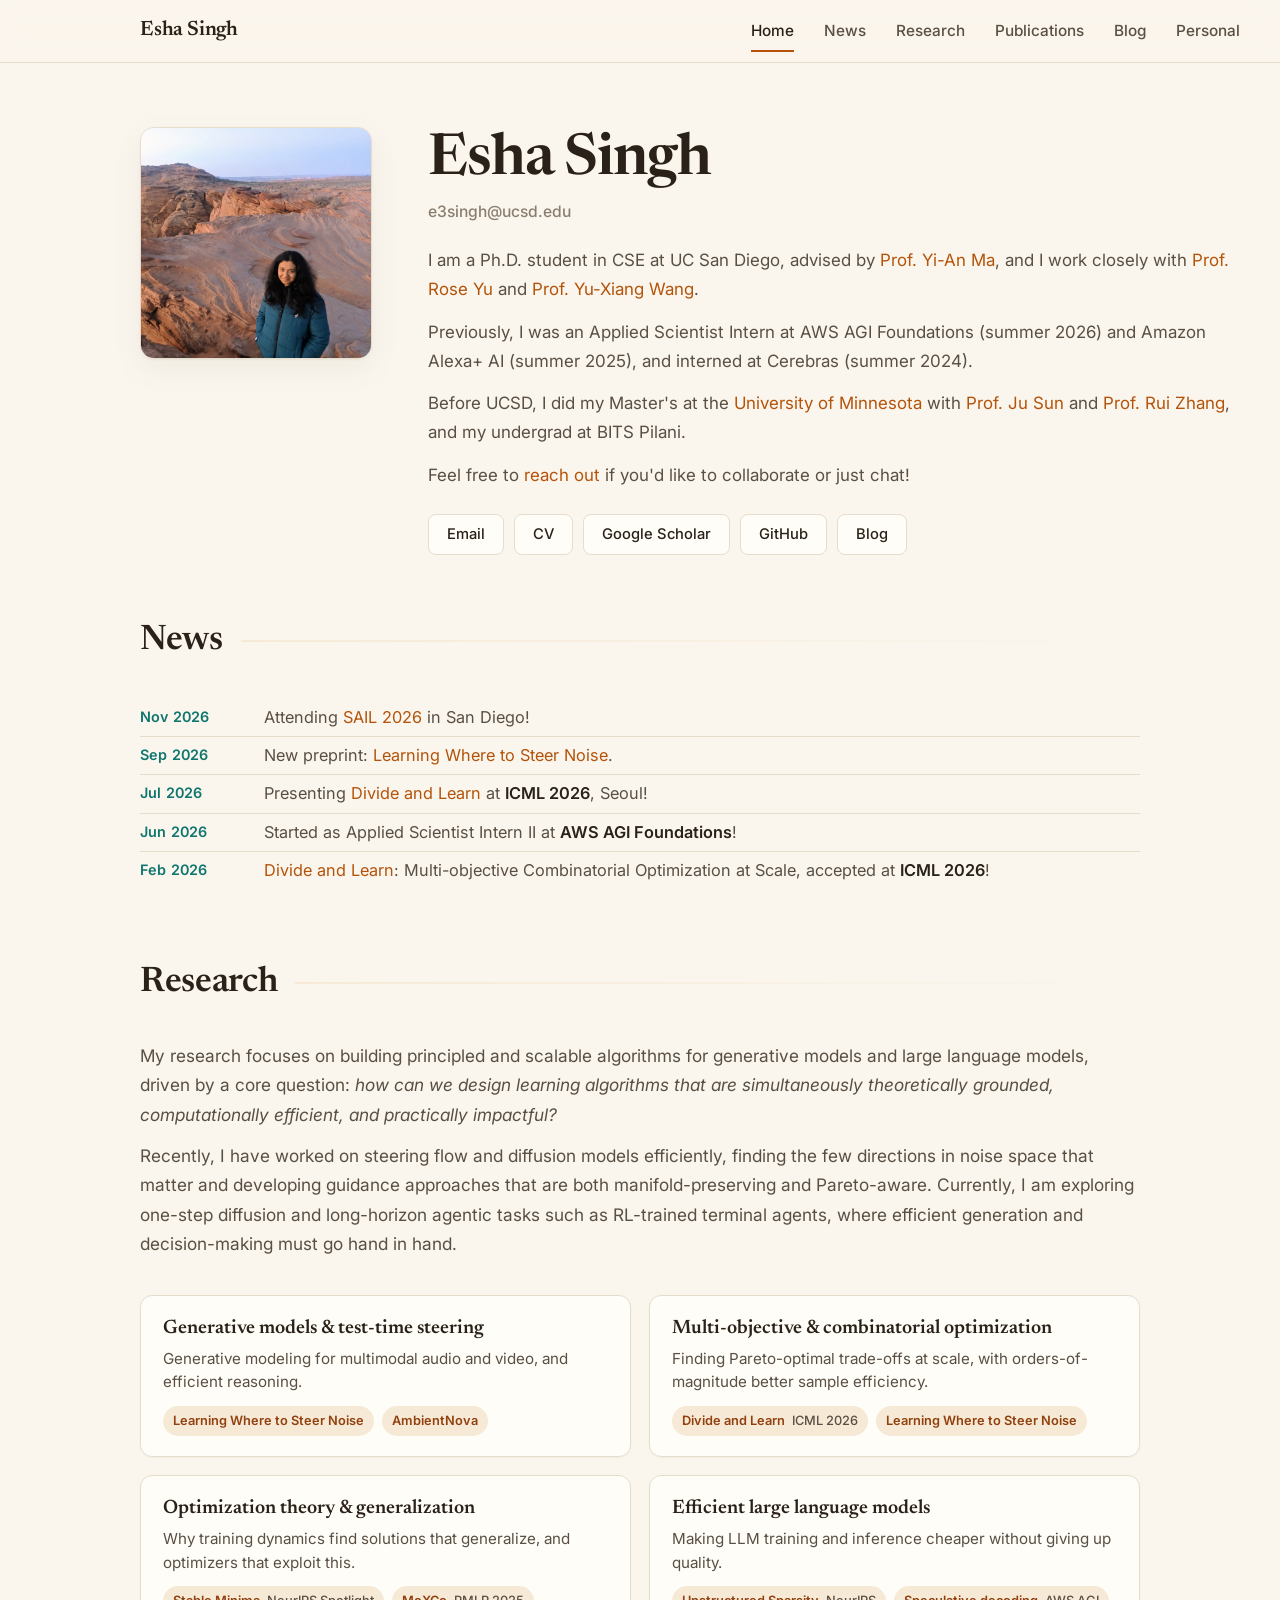
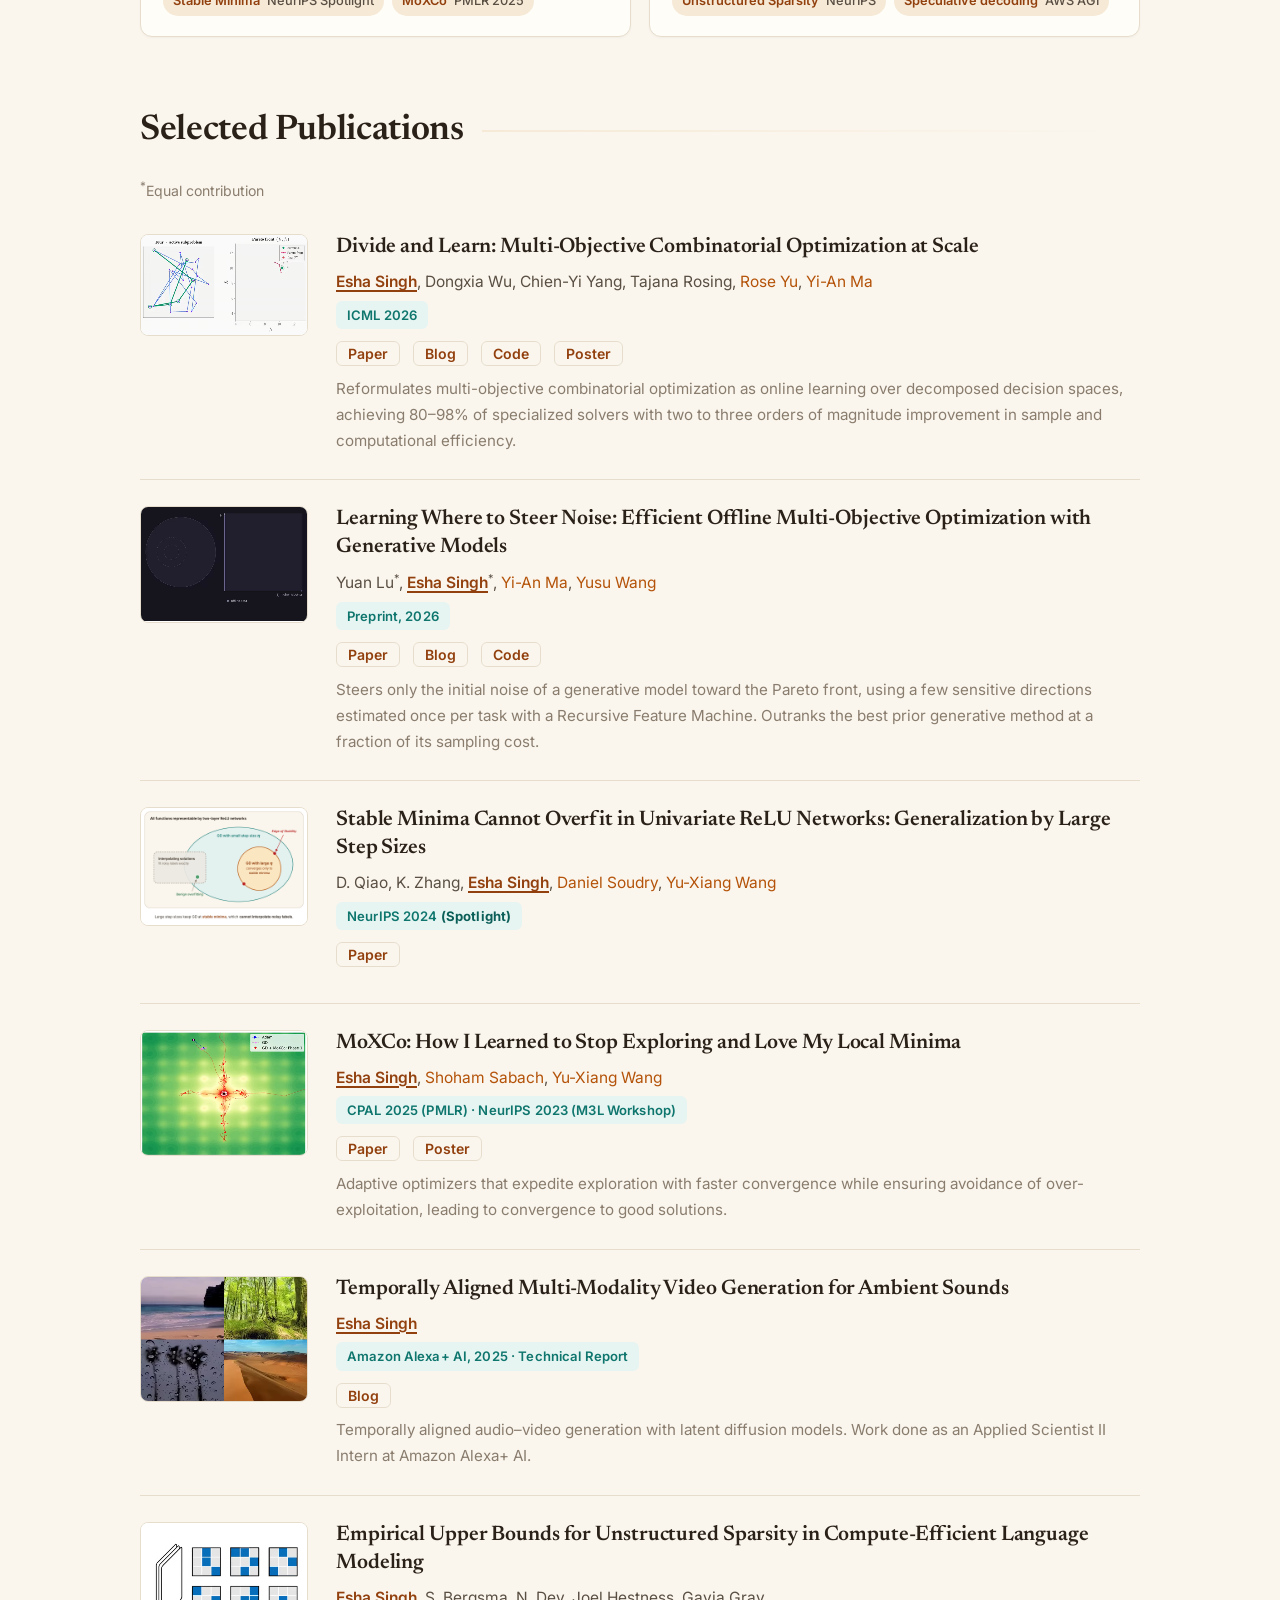
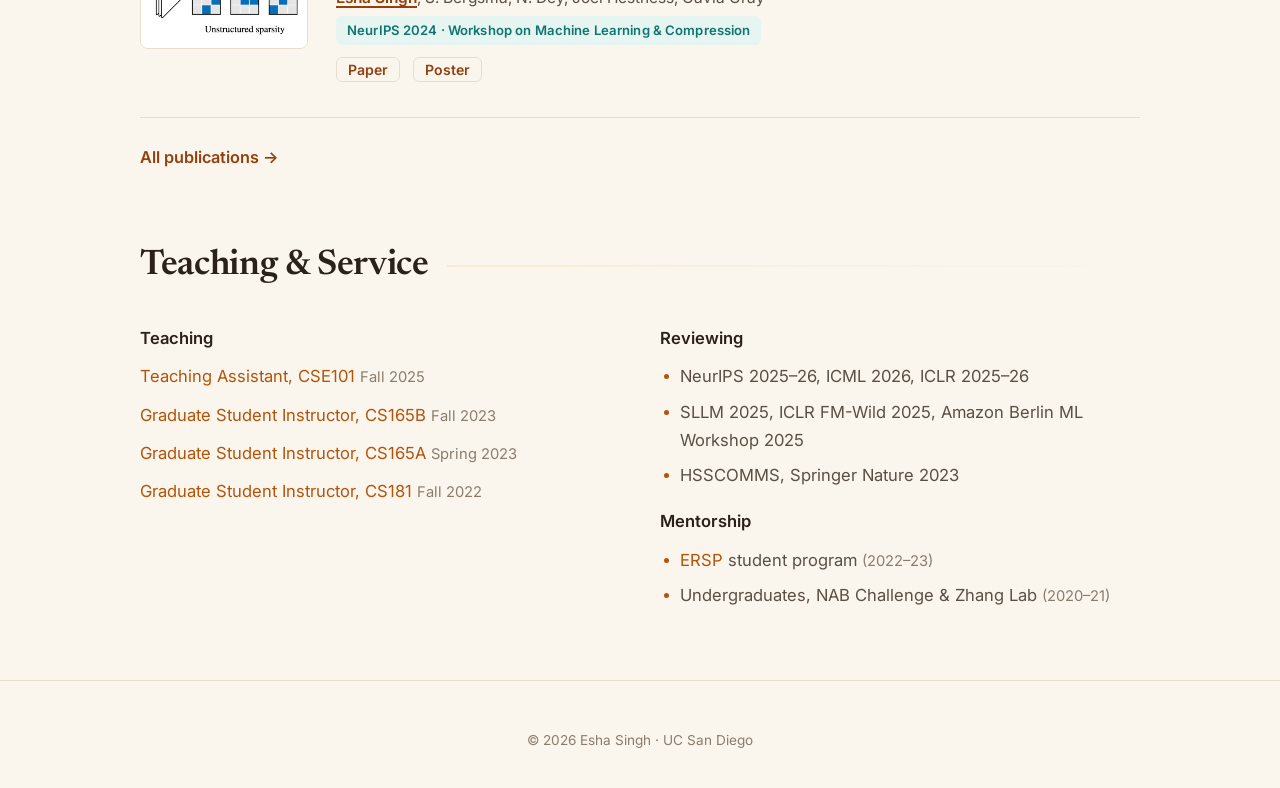
<file: index.html>
<!DOCTYPE HTML>
<html lang="en">
<head>
  <meta charset="UTF-8">
  <meta name="viewport" content="width=device-width, initial-scale=1">
  <meta name="color-scheme" content="light">
  <meta name="theme-color" content="#faf6ee">
  <title>Esha Singh</title>
  <meta name="description" content="Esha Singh — Ph.D. student at UC San Diego working on generative models, optimization theory, and large language models.">
  <link rel="icon" href="images/favicon/favicon.ico">
  <link rel="apple-touch-icon" href="images/favicon/apple-touch-icon.png">
  <link rel="preconnect" href="https://fonts.googleapis.com">
  <link rel="preconnect" href="https://fonts.gstatic.com" crossorigin>
  <link href="https://fonts.googleapis.com/css2?family=Inter:wght@400;500;600;700&family=Newsreader:ital,opsz,wght@0,6..72,400;0,6..72,500;0,6..72,600;0,6..72,700;1,6..72,400;1,6..72,500&display=swap" rel="stylesheet">
  <link rel="stylesheet" href="stylesheet.css?v=22">
</head>
<body>

  <!-- ══════ NAV ══════ -->
  <div class="nav-wrap">
    <nav>
      <a href="#home" class="nav-brand">Esha Singh</a>
      <div class="nav-links">
        <a href="#home">Home</a>
        <a href="#news">News</a>
        <a href="#research">Research</a>
        <a href="publications.html">Publications</a>
        <a href="blog.html">Blog</a>
        <a href="personal.html">Personal</a>
      </div>
    </nav>
  </div>

  <!-- ══════ HERO ══════ -->
  <header class="hero" id="home">
    <div class="hero-photo">
      <img src="images/EshaSingh2.jpg" alt="Esha Singh">
    </div>
    <div class="hero-text">
      <h1>Esha Singh</h1>
      <p class="hero-email"><a href="mailto:e3singh@ucsd.edu">e3singh@ucsd.edu</a></p>
      <p class="bio">
        I am a Ph.D. student in CSE at UC San Diego, advised by <a href="https://sites.google.com/view/yianma/home">Prof. Yi-An Ma</a>, and I work closely with <a href="https://roseyu.com/">Prof. Rose Yu</a> and <a href="https://sites.cs.ucsb.edu/~yuxiangw/">Prof. Yu-Xiang Wang</a>.
      </p>
      <p class="bio">
        Previously, I was an Applied Scientist Intern at AWS AGI Foundations (summer 2026) and Amazon Alexa+ AI (summer 2025), and interned at Cerebras (summer 2024).
      </p>
      <p class="bio">
        Before UCSD, I did my Master's at the <a href="https://cse.umn.edu/cs">University of Minnesota</a> with <a href="https://sunju.org/">Prof. Ju Sun</a> and <a href="https://ruizhang.umn.edu/">Prof. Rui Zhang</a>, and my undergrad at BITS Pilani.
      </p>
      <p class="bio">
        Feel free to <a href="mailto:e3singh@ucsd.edu">reach out</a> if you'd like to collaborate or just chat!
      </p>
      <div class="hero-links">
        <a href="mailto:e3singh@ucsd.edu">Email</a>
        <a href="data/EshaSingh-CV.pdf">CV</a>
        <a href="https://scholar.google.com/citations?user=8w_EDpgAAAAJ&hl=en">Google Scholar</a>
        <a href="https://github.com/esha-singh/">GitHub</a>
        <a href="blog.html">Blog</a>
      </div>
    </div>
  </header>

  <div class="container">

    <!-- ══════ NEWS ══════ -->
    <section id="news">
      <h2>News</h2>
      <div class="news-item">
        <span class="news-date">Nov 2026</span>
        <span>Attending <a href="https://aiinstitutes.org/event/save-the-date-sail-2026/">SAIL 2026</a> in San Diego!</span>
      </div>
      <div class="news-item">
        <span class="news-date">Sep 2026</span>
        <span>New preprint: <a href="#paper-steer">Learning Where to Steer Noise</a>.</span>
      </div>
      <div class="news-item">
        <span class="news-date">Jul 2026</span>
        <span>Presenting <a href="#paper-dnl">Divide and Learn</a> at <strong>ICML 2026</strong>, Seoul!</span>
      </div>
      <div class="news-item">
        <span class="news-date">Jun 2026</span>
        <span>Started as Applied Scientist Intern II at <strong>AWS AGI Foundations</strong>!</span>
      </div>
      <div class="news-item">
        <span class="news-date">Feb 2026</span>
        <span><a href="https://arxiv.org/abs/2602.11346">Divide and Learn</a>: Multi-objective Combinatorial Optimization at Scale, accepted at <strong>ICML 2026</strong>!</span>
      </div>
    </section>

    <!-- ══════ RESEARCH ══════ -->
    <section id="research">
      <h2>Research</h2>
      <p class="research-intro tight">
        My research focuses on building principled and scalable algorithms for generative models and large language models, driven by a core question: <em>how can we design learning algorithms that are simultaneously theoretically grounded, computationally efficient, and practically impactful?</em>
      </p>
      <p class="research-intro wide-p">
        Recently, I have worked on steering flow and diffusion models efficiently, finding the few directions in noise space that matter and developing guidance approaches that are both manifold-preserving and Pareto-aware. Currently, I am exploring one-step diffusion and long-horizon agentic tasks such as RL-trained terminal agents, where efficient generation and decision-making must go hand in hand.
      </p>
      <div class="topics">
        <div class="topic">
          <h3>Generative models &amp; test-time steering</h3>
          <p>Generative modeling for multimodal audio and video, and efficient reasoning.</p>
          <div class="chips">
            <a class="chip" href="#paper-steer">Learning Where to Steer Noise</a>
            <a class="chip" href="#paper-ambient">AmbientNova</a>
          </div>
        </div>
        <div class="topic">
          <h3>Multi-objective &amp; combinatorial optimization</h3>
          <p>Finding Pareto-optimal trade-offs at scale, with orders-of-magnitude better sample efficiency.</p>
          <div class="chips">
            <a class="chip" href="#paper-dnl">Divide and Learn <span>ICML 2026</span></a>
            <a class="chip" href="#paper-steer">Learning Where to Steer Noise</a>
          </div>
        </div>
        <div class="topic">
          <h3>Optimization theory &amp; generalization</h3>
          <p>Why training dynamics find solutions that generalize, and optimizers that exploit this.</p>
          <div class="chips">
            <a class="chip" href="#paper-minima">Stable Minima <span>NeurIPS Spotlight</span></a>
            <a class="chip" href="#paper-moxco">MoXCo <span>PMLR 2025</span></a>
          </div>
        </div>
        <div class="topic">
          <h3>Efficient large language models</h3>
          <p>Making LLM training and inference cheaper without giving up quality.</p>
          <div class="chips">
            <a class="chip" href="#paper-sparsity">Unstructured Sparsity <span>NeurIPS</span></a>
            <span class="chip">Speculative decoding <span>AWS AGI</span></span>
          </div>
        </div>
      </div>
    </section>

    <!-- ══════ PUBLICATIONS ══════ -->
    <section id="publications">
      <h2>Selected Publications</h2>
      <p class="pub-legend"><sup>*</sup>Equal contribution</p>

      <div class="paper" id="paper-dnl">
        <div class="paper-thumb"><video class="thumb-video" poster="images/dnl-thumb.jpg" autoplay muted loop playsinline preload="metadata" aria-label="Divide and Learn building a Pareto front on a bi-objective TSP">
          <source src="images/dnl-thumb.webm" type="video/webm">
          <source src="images/dnl-thumb.mp4" type="video/mp4">
        </video></div>
        <div class="paper-info">
          <div class="paper-title"><a href="https://arxiv.org/abs/2602.11346">Divide and Learn: Multi-Objective Combinatorial Optimization at Scale</a></div>
          <div class="paper-authors"><strong>Esha Singh</strong>, Dongxia Wu, Chien-Yi Yang, Tajana Rosing, <a href="https://roseyu.com/">Rose Yu</a>, <a href="https://sites.google.com/view/yianma/home">Yi-An Ma</a></div>
          <div class="paper-venue">ICML 2026</div>
          <div class="paper-links"><a href="https://arxiv.org/abs/2602.11346">Paper</a> <a href="https://esha-singh.github.io/divide-n-learn/">Blog</a> <a href="https://github.com/Rose-STL-Lab/divide-n-learn">Code</a> <a href="https://icml.cc/media/PosterPDFs/ICML%202026/63830.png?t=1782858502.3288946">Poster</a></div>
          <p class="paper-desc">Reformulates multi-objective combinatorial optimization as online learning over decomposed decision spaces, achieving 80–98% of specialized solvers with two to three orders of magnitude improvement in sample and computational efficiency.</p>
        </div>
      </div>

      <div class="paper" id="paper-steer">
        <div class="paper-thumb"><video class="thumb-video" poster="images/steer-thumb.jpg" autoplay muted loop playsinline preload="metadata" aria-label="Active-Subspace Noise Steering: noise is displaced once along a learned direction, and the same flow carries the designs toward the Pareto front">
          <source src="images/steer-thumb.webm" type="video/webm">
          <source src="images/steer-thumb.mp4" type="video/mp4">
        </video></div>
        <div class="paper-info">
          <div class="paper-title"><a href="https://arxiv.org/abs/2609.38920">Learning Where to Steer Noise: Efficient Offline Multi-Objective Optimization with Generative Models</a></div>
          <div class="paper-authors">Yuan Lu<sup>*</sup>, <strong>Esha Singh</strong><sup>*</sup>, <a href="https://sites.google.com/view/yianma/home">Yi-An Ma</a>, <a href="http://yusu.belkin-wang.org/">Yusu Wang</a></div>
          <div class="paper-venue">Preprint, 2026</div>
          <div class="paper-links"><a href="https://arxiv.org/abs/2609.38920">Paper</a> <a href="learning-where-to-steer/">Blog</a> <a href="https://github.com/yuan-lu-bryan/learning-where-to-steer">Code</a></div>
          <p class="paper-desc">Steers only the initial noise of a generative model toward the Pareto front, using a few sensitive directions estimated once per task with a Recursive Feature Machine. Outranks the best prior generative method at a fraction of its sampling cost.</p>
        </div>
      </div>

      <div class="paper" id="paper-minima">
        <div class="paper-thumb"><img src="images/fig-minima.png" alt="Stable minima in ReLU networks"></div>
        <div class="paper-info">
          <div class="paper-title"><a href="https://arxiv.org/abs/2406.06838">Stable Minima Cannot Overfit in Univariate ReLU Networks: Generalization by Large Step Sizes</a></div>
          <div class="paper-authors">D. Qiao, K. Zhang, <strong>Esha Singh</strong>, <a href="https://soudry.github.io/">Daniel Soudry</a>, <a href="https://sites.cs.ucsb.edu/~yuxiangw/">Yu-Xiang Wang</a></div>
          <div class="paper-venue">NeurIPS 2024 <span class="spotlight">(Spotlight)</span></div>
          <div class="paper-links"><a href="https://arxiv.org/abs/2406.06838">Paper</a></div>
        </div>
      </div>

      <div class="paper" id="paper-moxco">
        <div class="paper-thumb"><video class="thumb-video" poster="images/moxco-thumb.jpg" autoplay muted loop playsinline preload="metadata" aria-label="MoXCo on the Ackley function: Phase 1 exploration, then Phase 2 commit">
          <source src="images/moxco-thumb.webm" type="video/webm">
          <source src="images/moxco-thumb.mp4" type="video/mp4">
        </video></div>
        <div class="paper-info">
          <div class="paper-title"><a href="https://proceedings.mlr.press/v280/singh25a.html">MoXCo: How I Learned to Stop Exploring and Love My Local Minima</a></div>
          <div class="paper-authors"><strong>Esha Singh</strong>, <a href="https://scholar.google.com/citations?user=42D12TkAAAAJ&hl=en">Shoham Sabach</a>, <a href="https://sites.cs.ucsb.edu/~yuxiangw/">Yu-Xiang Wang</a></div>
          <div class="paper-venue">CPAL 2025 (PMLR) · NeurIPS 2023 (M3L Workshop)</div>
          <div class="paper-links"><a href="https://proceedings.mlr.press/v280/singh25a.html">Paper</a> <a href="data/MoXCo_CPAL2025_Poster.pdf">Poster</a></div>
          <p class="paper-desc">Adaptive optimizers that expedite exploration with faster convergence while ensuring avoidance of over-exploitation, leading to convergence to good solutions.</p>
        </div>
      </div>

      <div class="paper" id="paper-ambient">
        <div class="paper-thumb"><video class="thumb-video" poster="images/ambientnova-thumb.jpg" autoplay muted loop playsinline preload="metadata" aria-label="AmbientNova generated videos: waves, forest, rain, desert">
          <source src="images/ambientnova-thumb.webm" type="video/webm">
          <source src="images/ambientnova-thumb.mp4" type="video/mp4">
        </video></div>
        <div class="paper-info">
          <div class="paper-title"><a href="https://esha-singh.github.io/ambientnova/">Temporally Aligned Multi-Modality Video Generation for Ambient Sounds</a></div>
          <div class="paper-authors"><strong>Esha Singh</strong></div>
          <div class="paper-venue">Amazon Alexa+ AI, 2025 · Technical Report</div>
          <div class="paper-links"><a href="https://esha-singh.github.io/ambientnova/">Blog</a></div>
          <p class="paper-desc">Temporally aligned audio–video generation with latent diffusion models. Work done as an Applied Scientist II Intern at Amazon Alexa+ AI.</p>
        </div>
      </div>

      <div class="paper" id="paper-sparsity">
        <div class="paper-thumb"><video class="thumb-video" poster="images/sparsity-thumb.jpg" autoplay muted loop playsinline preload="metadata" aria-label="Unstructured sparsity, then pretraining advantage versus threshold">
          <source src="images/sparsity-thumb.webm" type="video/webm">
          <source src="images/sparsity-thumb.mp4" type="video/mp4">
        </video></div>
        <div class="paper-info">
          <div class="paper-title"><a href="https://openreview.net/forum?id=qOnKSqiGtR">Empirical Upper Bounds for Unstructured Sparsity in Compute-Efficient Language Modeling</a></div>
          <div class="paper-authors"><strong>Esha Singh</strong>, S. Bergsma, N. Dey, Joel Hestness, Gavia Gray</div>
          <div class="paper-venue">NeurIPS 2024 · Workshop on Machine Learning &amp; Compression</div>
          <div class="paper-links"><a href="https://openreview.net/forum?id=qOnKSqiGtR">Paper</a> <a href="data/Sparsity_NeurIPS2024_MLC_Poster.pdf">Poster</a></div>
        </div>
      </div>

      <p class="full-list"><a href="publications.html">All publications &rarr;</a></p>
    </section>

    <!-- ══════ TEACHING & SERVICE ══════ -->
    <section id="teaching">
      <h2>Teaching &amp; Service</h2>
      <div class="ts-grid">
        <div class="teaching-list">
          <p><span class="role">Teaching</span></p>
          <p><a href="https://sites.google.com/view/qipengliu/teaching/cse101-2025?authuser=0">Teaching Assistant, CSE101</a> <span class="term">Fall 2025</span></p>
          <p><a href="https://cseweb.ucsd.edu/~yuxiangw/classes/CS165B-2023fall/">Graduate Student Instructor, CS165B</a> <span class="term">Fall 2023</span></p>
          <p><a href="https://cseweb.ucsd.edu/~yuxiangw/classes/AICourse-2023Spring/">Graduate Student Instructor, CS165A</a> <span class="term">Spring 2023</span></p>
          <p><a href="https://bionicvisionlab.org/teaching/2022-fall-cs181/">Graduate Student Instructor, CS181</a> <span class="term">Fall 2022</span></p>
        </div>
        <div class="teaching-list">
          <p><span class="role">Reviewing</span></p>
          <ul class="service-sublist">
            <li>NeurIPS 2025–26, ICML 2026, ICLR 2025–26</li>
            <li>SLLM 2025, ICLR FM-Wild 2025, Amazon Berlin ML Workshop 2025</li>
            <li>HSSCOMMS, Springer Nature 2023</li>
          </ul>
          <p class="mt"><span class="role">Mentorship</span></p>
          <ul class="service-sublist">
            <li><a href="https://ersp.cs.ucsb.edu/2022-2023-projects/team-yu-xiang-wang">ERSP</a> student program <span class="term">(2022–23)</span></li>
            <li>Undergraduates, NAB Challenge &amp; Zhang Lab <span class="term">(2020–21)</span></li>
          </ul>
        </div>
      </div>
    </section>

  </div>

  <!-- ══════ FOOTER ══════ -->
  <footer>
    © <span id="year">2026</span> Esha Singh · UC San Diego
  </footer>

  <script>
    document.getElementById("year").textContent = new Date().getFullYear();

    // Scroll-spy: highlight the nav link for the section in view (in-page links only)
    const navLinks = [...document.querySelectorAll('.nav-links a[href^="#"]')];
    const sections = navLinks.map(a => document.querySelector(a.getAttribute("href")));
    const observer = new IntersectionObserver((entries) => {
      entries.forEach(entry => {
        if (entry.isIntersecting) {
          const id = entry.target.id;
          navLinks.forEach(a => a.classList.toggle("active", a.getAttribute("href") === "#" + id));
        }
      });
    }, { rootMargin: "-45% 0px -50% 0px", threshold: 0 });
    sections.forEach(sec => sec && observer.observe(sec));
    // Respect reduced-motion: show the poster frame instead of looping thumbnails
    if (window.matchMedia("(prefers-reduced-motion: reduce)").matches) {
      document.querySelectorAll("video.thumb-video").forEach(v => { v.removeAttribute("autoplay"); v.pause(); });
    }
  </script>

</body>
</html>
</file>
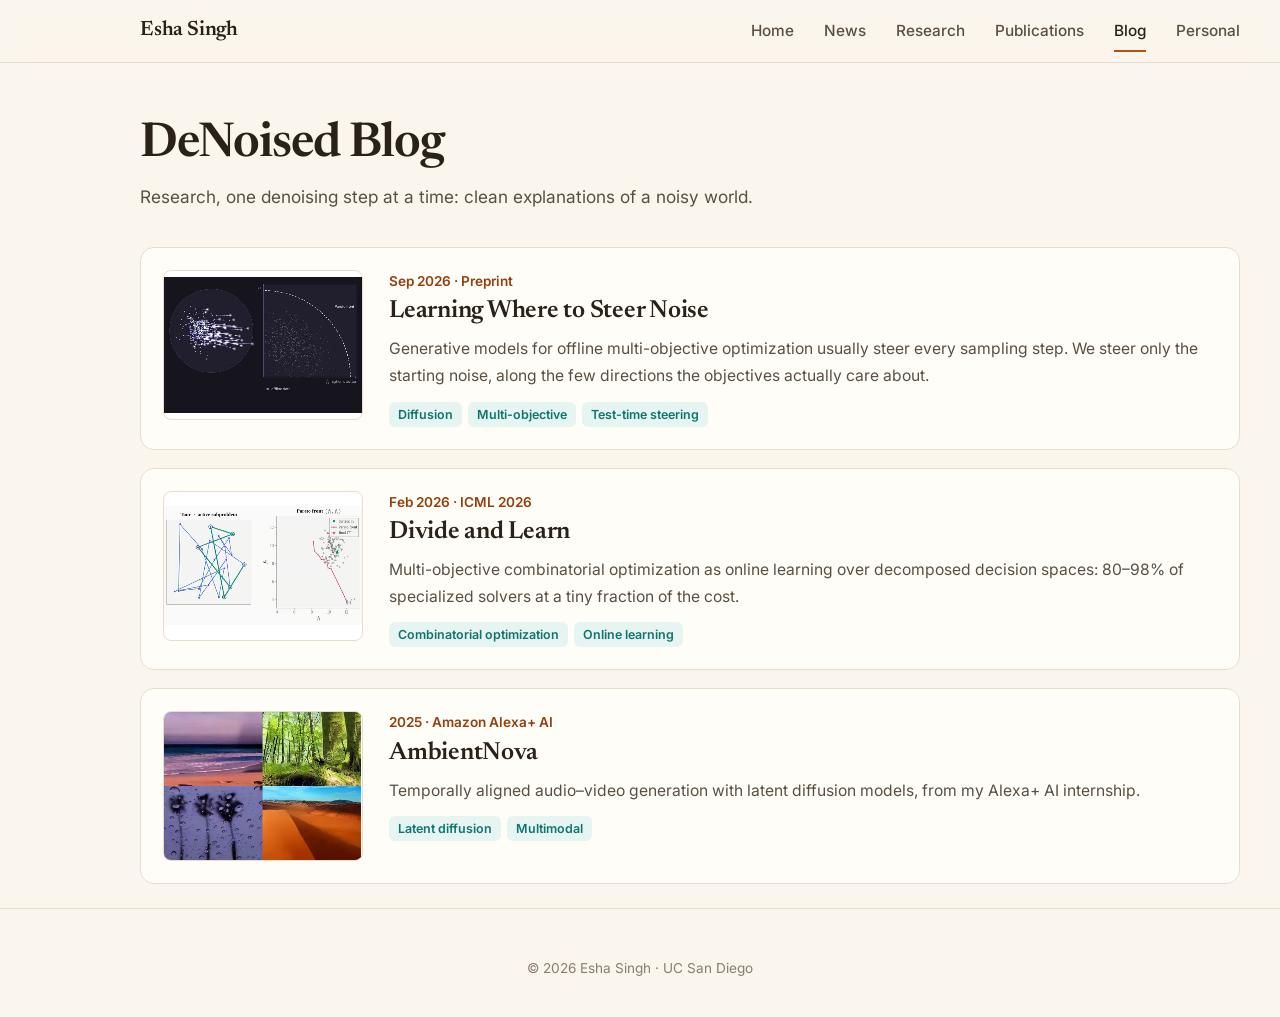
<file: blog.html>
<!DOCTYPE HTML>
<html lang="en">
<head>
  <meta charset="UTF-8">
  <meta name="viewport" content="width=device-width, initial-scale=1">
  <meta name="color-scheme" content="light">
  <meta name="theme-color" content="#faf6ee">
  <title>DeNoised Blog — Esha Singh</title>
  <meta name="description" content="DeNoised Blog by Esha Singh: research, one denoising step at a time.">
  <link rel="icon" href="images/favicon/favicon.ico">
  <link rel="apple-touch-icon" href="images/favicon/apple-touch-icon.png">
  <link rel="preconnect" href="https://fonts.googleapis.com">
  <link rel="preconnect" href="https://fonts.gstatic.com" crossorigin>
  <link href="https://fonts.googleapis.com/css2?family=Inter:wght@400;500;600;700&family=Newsreader:ital,opsz,wght@0,6..72,400;0,6..72,500;0,6..72,600;0,6..72,700;1,6..72,400;1,6..72,500&display=swap" rel="stylesheet">
  <link rel="stylesheet" href="stylesheet.css?v=9">
</head>
<body>

  <!-- ══════ NAV ══════ -->
  <div class="nav-wrap">
    <nav>
      <a href="index.html" class="nav-brand">Esha Singh</a>
      <div class="nav-links">
        <a href="index.html#home">Home</a>
        <a href="index.html#news">News</a>
        <a href="index.html#research">Research</a>
        <a href="publications.html">Publications</a>
        <a href="blog.html" class="active">Blog</a>
        <a href="personal.html">Personal</a>
      </div>
    </nav>
  </div>

  <main class="container blog-page">
    <header class="blog-header">
      <h1>DeNoised Blog</h1>
      <p>Research, one denoising step at a time: clean explanations of a noisy world.</p>
    </header>

    <!--
      To add a post: copy one <a class="post"> block below, put the newest post first,
      and update the date, title, summary, tags, thumbnail and link.
    -->
    <div class="posts">

      <a class="post" href="learning-where-to-steer/">
        <div class="post-thumb"><video class="thumb-video" poster="images/steer-thumb.jpg" autoplay muted loop playsinline preload="metadata" aria-label="Active-Subspace Noise Steering: noise is displaced once along a learned direction, and the same flow carries the designs toward the Pareto front">
          <source src="images/steer-thumb.webm" type="video/webm">
          <source src="images/steer-thumb.mp4" type="video/mp4">
        </video></div>
        <div class="post-body">
          <div class="post-meta">Sep 2026 · Preprint</div>
          <h2 class="post-title">Learning Where to Steer Noise</h2>
          <p class="post-dek">Generative models for offline multi-objective optimization usually steer every sampling step. We steer only the starting noise, along the few directions the objectives actually care about.</p>
          <div class="post-tags"><span>Diffusion</span><span>Multi-objective</span><span>Test-time steering</span></div>
        </div>
      </a>

      <a class="post" href="https://esha-singh.github.io/divide-n-learn/">
        <div class="post-thumb"><video class="thumb-video" poster="images/dnl-thumb.jpg" autoplay muted loop playsinline preload="metadata" aria-label="Divide and Learn building a Pareto front on a bi-objective TSP">
          <source src="images/dnl-thumb.webm" type="video/webm">
          <source src="images/dnl-thumb.mp4" type="video/mp4">
        </video></div>
        <div class="post-body">
          <div class="post-meta">Feb 2026 · ICML 2026</div>
          <h2 class="post-title">Divide and Learn</h2>
          <p class="post-dek">Multi-objective combinatorial optimization as online learning over decomposed decision spaces: 80–98% of specialized solvers at a tiny fraction of the cost.</p>
          <div class="post-tags"><span>Combinatorial optimization</span><span>Online learning</span></div>
        </div>
      </a>

      <a class="post" href="https://esha-singh.github.io/ambientnova/">
        <div class="post-thumb"><video class="thumb-video" poster="images/ambientnova-thumb.jpg" autoplay muted loop playsinline preload="metadata" aria-label="AmbientNova generated videos: waves, forest, rain, desert">
          <source src="images/ambientnova-thumb.webm" type="video/webm">
          <source src="images/ambientnova-thumb.mp4" type="video/mp4">
        </video></div>
        <div class="post-body">
          <div class="post-meta">2025 · Amazon Alexa+ AI</div>
          <h2 class="post-title">AmbientNova</h2>
          <p class="post-dek">Temporally aligned audio–video generation with latent diffusion models, from my Alexa+ AI internship.</p>
          <div class="post-tags"><span>Latent diffusion</span><span>Multimodal</span></div>
        </div>
      </a>

    </div>
  </main>

  <!-- ══════ FOOTER ══════ -->
  <footer>
    © <span id="year">2026</span> Esha Singh · UC San Diego
  </footer>

  <script>
    document.getElementById("year").textContent = new Date().getFullYear();
    // Respect reduced-motion: show the poster frame instead of looping thumbnails
    if (window.matchMedia("(prefers-reduced-motion: reduce)").matches) {
      document.querySelectorAll("video.thumb-video").forEach(v => { v.removeAttribute("autoplay"); v.pause(); });
    }
  </script>

</body>
</html>
</file>
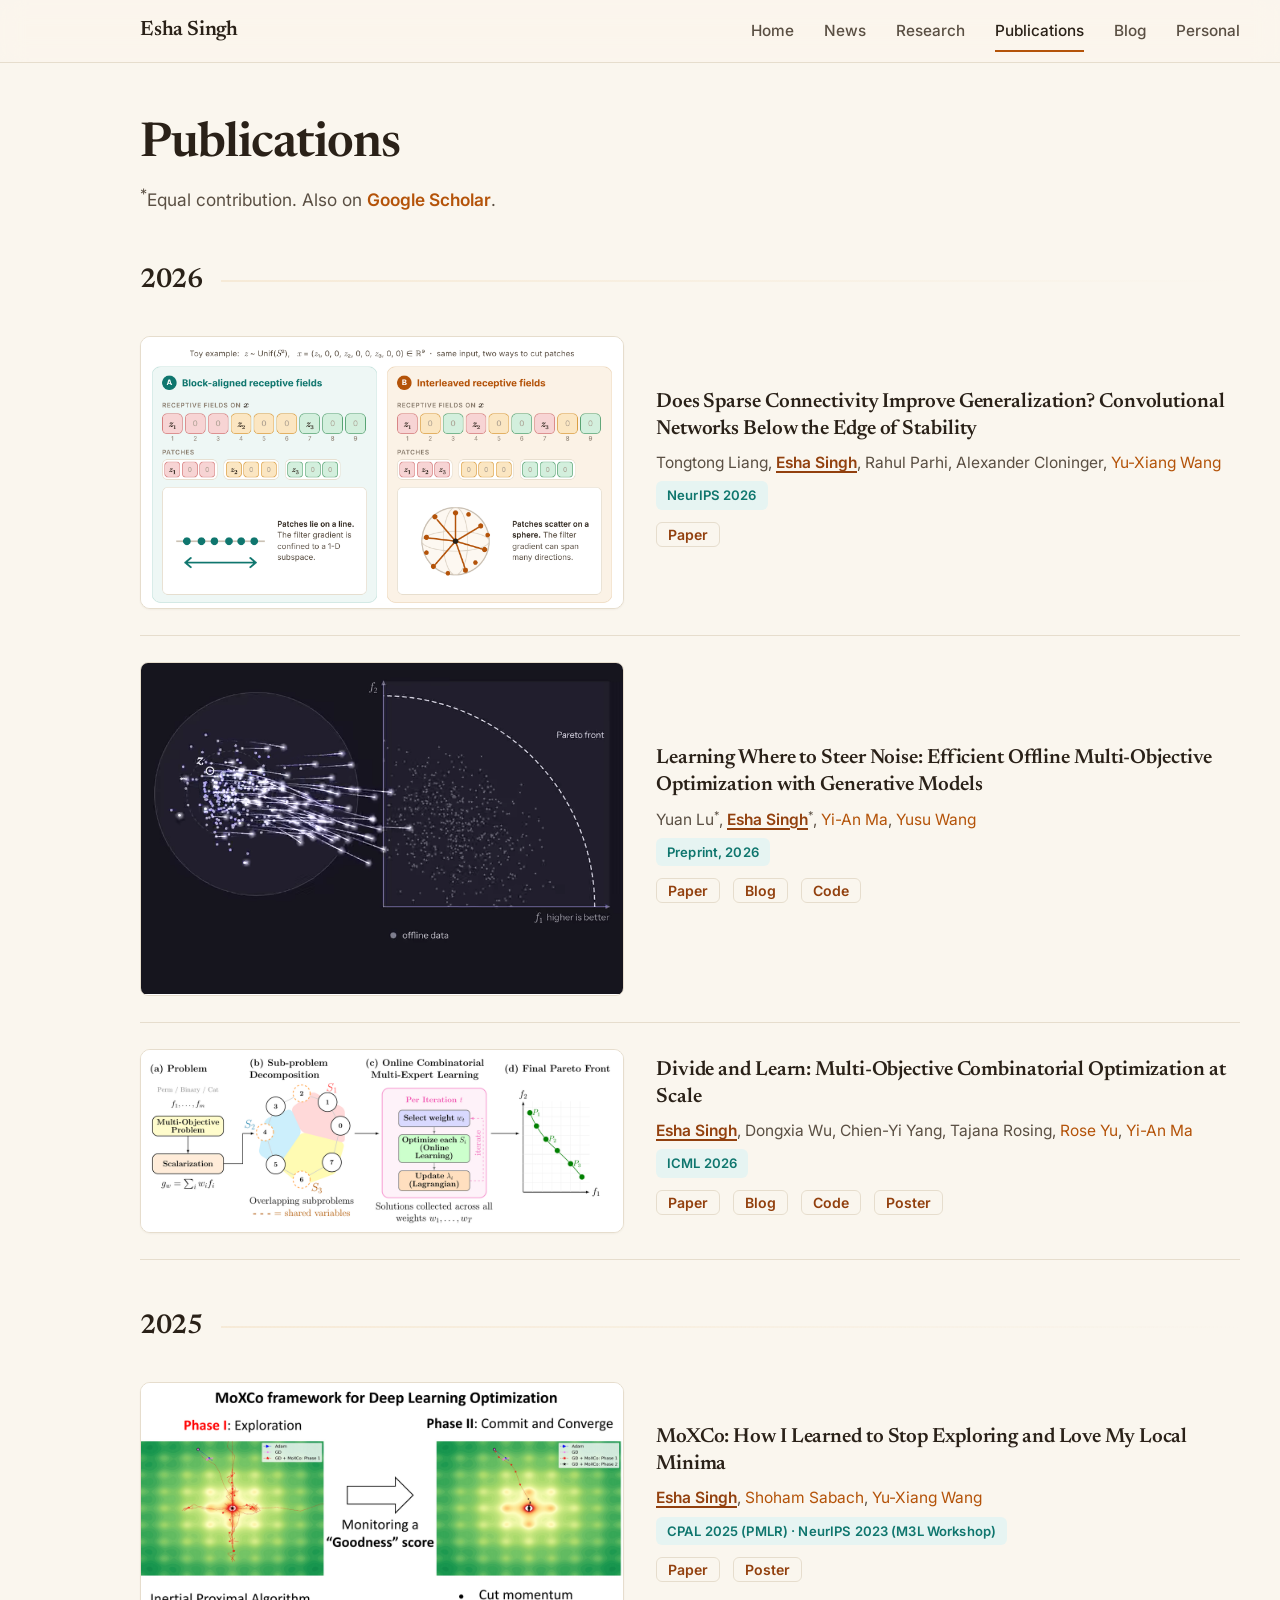
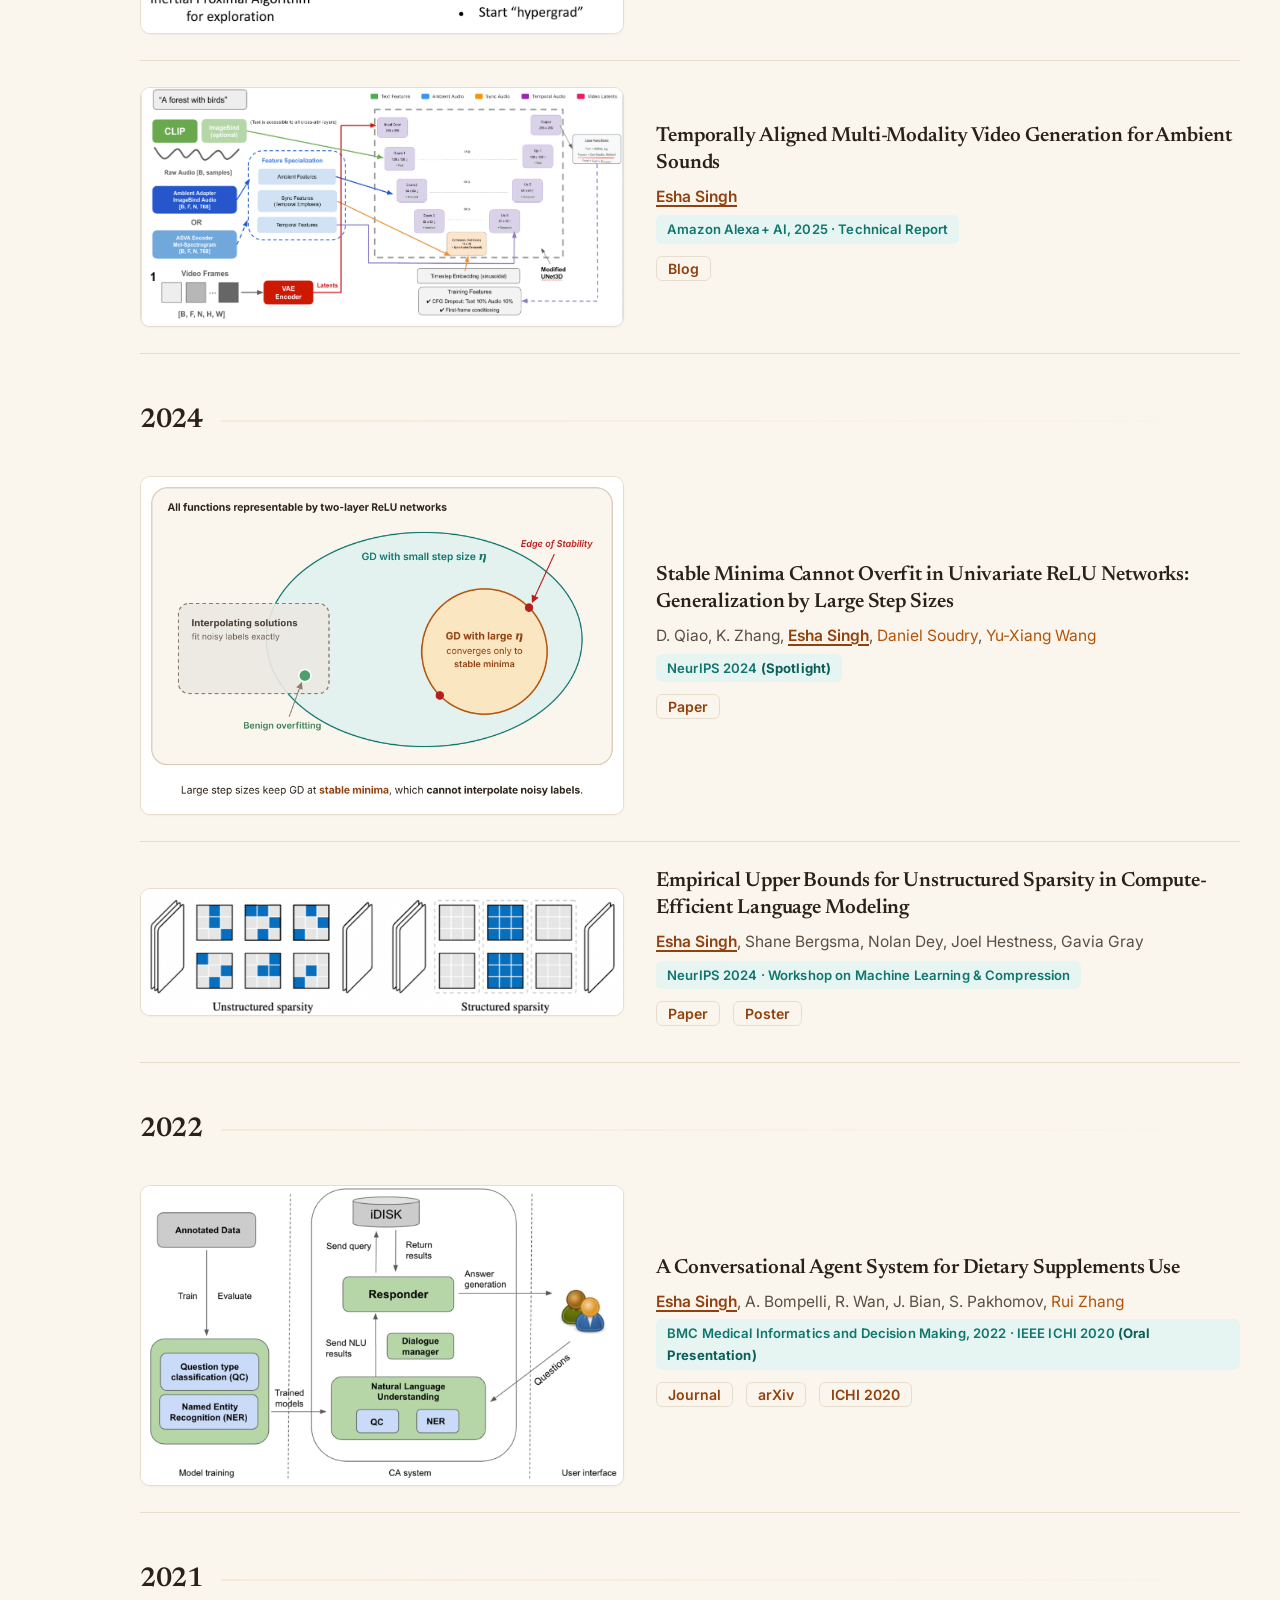
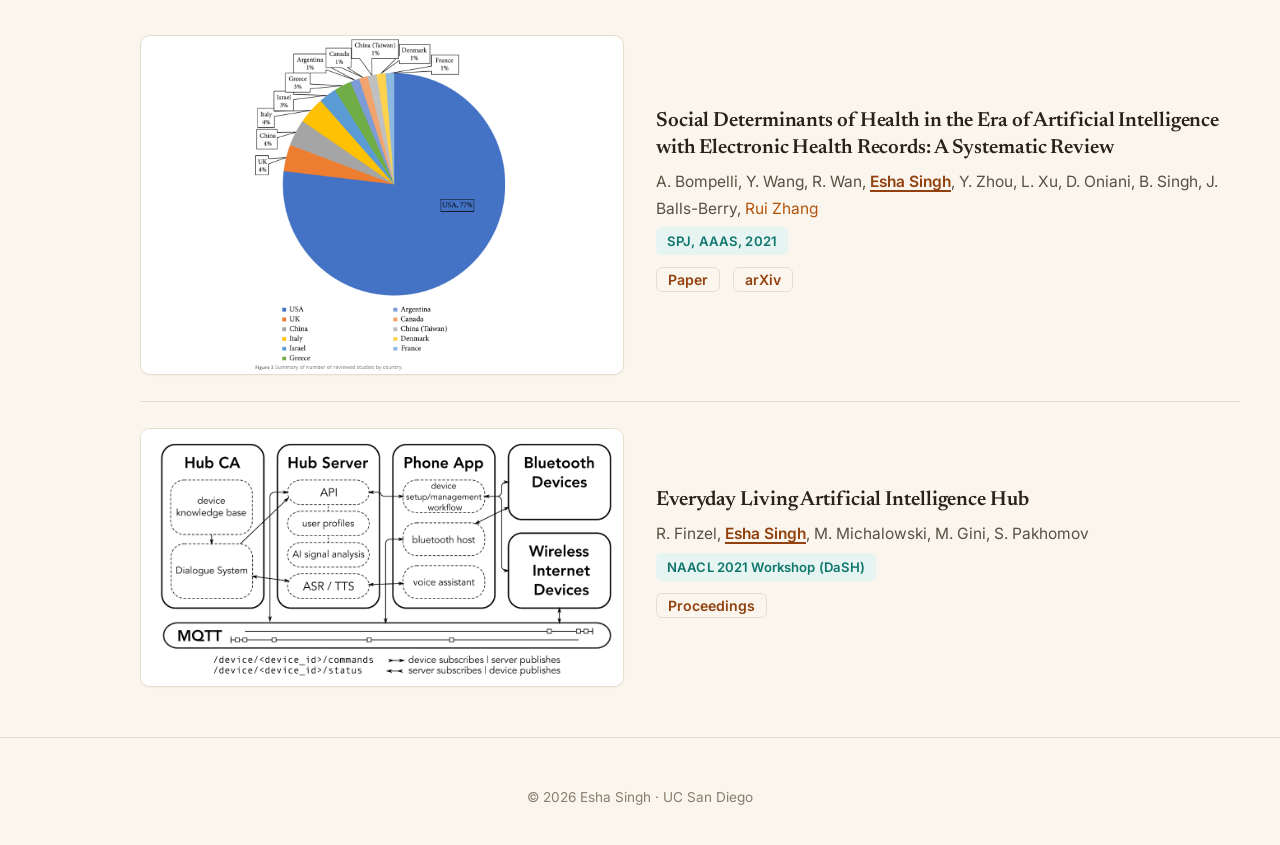
<file: publications.html>
<!DOCTYPE HTML>
<html lang="en">
<head>
  <meta charset="UTF-8">
  <meta name="viewport" content="width=device-width, initial-scale=1">
  <meta name="color-scheme" content="light">
  <meta name="theme-color" content="#faf6ee">
  <title>Publications — Esha Singh</title>
  <meta name="description" content="Esha Singh — full list of publications.">
  <link rel="icon" href="images/favicon/favicon.ico">
  <link rel="apple-touch-icon" href="images/favicon/apple-touch-icon.png">
  <link rel="preconnect" href="https://fonts.googleapis.com">
  <link rel="preconnect" href="https://fonts.gstatic.com" crossorigin>
  <link href="https://fonts.googleapis.com/css2?family=Inter:wght@400;500;600;700&family=Newsreader:ital,opsz,wght@0,6..72,400;0,6..72,500;0,6..72,600;0,6..72,700;1,6..72,400;1,6..72,500&display=swap" rel="stylesheet">
  <link rel="stylesheet" href="stylesheet.css?v=22">
</head>
<body class="wide">

  <!-- ══════ NAV ══════ -->
  <div class="nav-wrap">
    <nav>
      <a href="index.html" class="nav-brand">Esha Singh</a>
      <div class="nav-links">
        <a href="index.html#home">Home</a>
        <a href="index.html#news">News</a>
        <a href="index.html#research">Research</a>
        <a href="publications.html" class="active">Publications</a>
        <a href="blog.html">Blog</a>
        <a href="personal.html">Personal</a>
      </div>
    </nav>
  </div>

  <main class="container pubs-page">
    <header class="blog-header">
      <h1>Publications</h1>
      <p><sup>*</sup>Equal contribution. Also on <a href="https://scholar.google.com/citations?user=8w_EDpgAAAAJ&hl=en">Google Scholar</a>.</p>
    </header>

    <!--
      To add a paper: copy one <article class="pub"> block into the right year
      (newest first). Put the overview figure in images/ and point the <img> at it.
    -->

    <!-- ══════ 2026 ══════ -->
    <h2 class="year">2026</h2>

    <article class="pub">
      <div class="pub-fig"><img src="images/fig-scn.png" alt="Toy example: block-aligned receptive fields give patches on a line, interleaved receptive fields give patches scattered on a sphere" loading="lazy"></div>
      <div class="pub-info">
        <div class="paper-title"><a href="https://arxiv.org/abs/2603.04807">Does Sparse Connectivity Improve Generalization? Convolutional Networks Below the Edge of Stability</a></div>
        <div class="paper-authors">Tongtong Liang, <strong>Esha Singh</strong>, Rahul Parhi, Alexander Cloninger, <a href="https://sites.cs.ucsb.edu/~yuxiangw/">Yu-Xiang Wang</a></div>
        <div class="paper-venue">NeurIPS 2026</div>
        <div class="paper-links"><a href="https://arxiv.org/abs/2603.04807">Paper</a></div>
      </div>
    </article>

    <article class="pub">
      <div class="pub-fig"><video class="thumb-video" poster="images/steer-thumb.jpg" autoplay muted loop playsinline preload="metadata" aria-label="Active-Subspace Noise Steering: noise is displaced once along a learned direction, and the same flow carries the designs toward the Pareto front">
          <source src="images/steer-thumb.webm" type="video/webm">
          <source src="images/steer-thumb.mp4" type="video/mp4">
        </video></div>
      <div class="pub-info">
        <div class="paper-title"><a href="https://arxiv.org/abs/2609.38920">Learning Where to Steer Noise: Efficient Offline Multi-Objective Optimization with Generative Models</a></div>
        <div class="paper-authors">Yuan Lu<sup>*</sup>, <strong>Esha Singh</strong><sup>*</sup>, <a href="https://sites.google.com/view/yianma/home">Yi-An Ma</a>, <a href="http://yusu.belkin-wang.org/">Yusu Wang</a></div>
        <div class="paper-venue">Preprint, 2026</div>
        <div class="paper-links"><a href="https://arxiv.org/abs/2609.38920">Paper</a> <a href="learning-where-to-steer/">Blog</a> <a href="https://github.com/yuan-lu-bryan/learning-where-to-steer">Code</a></div>
      </div>
    </article>

    <article class="pub">
      <div class="pub-fig"><img src="images/fig-dnl.png" alt="Divide and Learn overview: problem, sub-problem decomposition, online multi-expert learning, final Pareto front" loading="lazy"></div>
      <div class="pub-info">
        <div class="paper-title"><a href="https://arxiv.org/abs/2602.11346">Divide and Learn: Multi-Objective Combinatorial Optimization at Scale</a></div>
        <div class="paper-authors"><strong>Esha Singh</strong>, Dongxia Wu, Chien-Yi Yang, Tajana Rosing, <a href="https://roseyu.com/">Rose Yu</a>, <a href="https://sites.google.com/view/yianma/home">Yi-An Ma</a></div>
        <div class="paper-venue">ICML 2026</div>
        <div class="paper-links"><a href="https://arxiv.org/abs/2602.11346">Paper</a> <a href="https://esha-singh.github.io/divide-n-learn/">Blog</a> <a href="https://github.com/Rose-STL-Lab/divide-n-learn">Code</a> <a href="https://icml.cc/media/PosterPDFs/ICML%202026/63830.png?t=1782858502.3288946">Poster</a></div>
      </div>
    </article>

    <!-- ══════ 2025 ══════ -->
    <h2 class="year">2025</h2>

    <article class="pub">
      <div class="pub-fig"><img src="images/fig-moxco.png" alt="MoXCo framework: Phase I exploration, then Phase II commit and converge" loading="lazy"></div>
      <div class="pub-info">
        <div class="paper-title"><a href="https://proceedings.mlr.press/v280/singh25a.html">MoXCo: How I Learned to Stop Exploring and Love My Local Minima</a></div>
        <div class="paper-authors"><strong>Esha Singh</strong>, <a href="https://scholar.google.com/citations?user=42D12TkAAAAJ&hl=en">Shoham Sabach</a>, <a href="https://sites.cs.ucsb.edu/~yuxiangw/">Yu-Xiang Wang</a></div>
        <div class="paper-venue">CPAL 2025 (PMLR) · NeurIPS 2023 (M3L Workshop)</div>
        <div class="paper-links"><a href="https://proceedings.mlr.press/v280/singh25a.html">Paper</a> <a href="data/MoXCo_CPAL2025_Poster.pdf">Poster</a></div>
      </div>
    </article>

    <article class="pub">
      <div class="pub-fig"><img src="images/fig-ambientnova.png" alt="AmbientNova model architecture: text and audio features conditioning a modified 3D U-Net over video latents" loading="lazy"></div>
      <div class="pub-info">
        <div class="paper-title"><a href="https://esha-singh.github.io/ambientnova/">Temporally Aligned Multi-Modality Video Generation for Ambient Sounds</a></div>
        <div class="paper-authors"><strong>Esha Singh</strong></div>
        <div class="paper-venue">Amazon Alexa+ AI, 2025 · Technical Report</div>
        <div class="paper-links"><a href="https://esha-singh.github.io/ambientnova/">Blog</a></div>
      </div>
    </article>

    <!-- ══════ 2024 ══════ -->
    <h2 class="year">2024</h2>

    <article class="pub">
      <div class="pub-fig"><img src="images/fig-minima.png" alt="Stable minima and edge of stability in two-layer ReLU networks" loading="lazy"></div>
      <div class="pub-info">
        <div class="paper-title"><a href="https://arxiv.org/abs/2406.06838">Stable Minima Cannot Overfit in Univariate ReLU Networks: Generalization by Large Step Sizes</a></div>
        <div class="paper-authors">D. Qiao, K. Zhang, <strong>Esha Singh</strong>, <a href="https://soudry.github.io/">Daniel Soudry</a>, <a href="https://sites.cs.ucsb.edu/~yuxiangw/">Yu-Xiang Wang</a></div>
        <div class="paper-venue">NeurIPS 2024 <span class="spotlight">(Spotlight)</span></div>
        <div class="paper-links"><a href="https://arxiv.org/abs/2406.06838">Paper</a></div>
      </div>
    </article>

    <article class="pub">
      <div class="pub-fig"><img src="images/fig-sparsity.png" alt="Unstructured versus structured sparsity" loading="lazy"></div>
      <div class="pub-info">
        <div class="paper-title"><a href="https://openreview.net/forum?id=qOnKSqiGtR">Empirical Upper Bounds for Unstructured Sparsity in Compute-Efficient Language Modeling</a></div>
        <div class="paper-authors"><strong>Esha Singh</strong>, Shane Bergsma, Nolan Dey, Joel Hestness, Gavia Gray</div>
        <div class="paper-venue">NeurIPS 2024 · Workshop on Machine Learning &amp; Compression</div>
        <div class="paper-links"><a href="https://openreview.net/forum?id=qOnKSqiGtR">Paper</a> <a href="data/Sparsity_NeurIPS2024_MLC_Poster.pdf">Poster</a></div>
      </div>
    </article>

    <!-- ══════ 2022 ══════ -->
    <h2 class="year">2022</h2>

    <article class="pub">
      <div class="pub-fig"><img src="images/NLU.png" alt="Conversational agent system" loading="lazy"></div>
      <div class="pub-info">
        <div class="paper-title"><a href="https://bmcmedinformdecismak.biomedcentral.com/articles/10.1186/s12911-022-01888-5">A Conversational Agent System for Dietary Supplements Use</a></div>
        <div class="paper-authors"><strong>Esha Singh</strong>, A. Bompelli, R. Wan, J. Bian, S. Pakhomov, <a href="https://ruizhang.umn.edu/">Rui Zhang</a></div>
        <div class="paper-venue">BMC Medical Informatics and Decision Making, 2022 · IEEE ICHI 2020 <span class="oral">(Oral Presentation)</span></div>
        <div class="paper-links"><a href="https://bmcmedinformdecismak.biomedcentral.com/articles/10.1186/s12911-022-01888-5">Journal</a> <a href="https://arxiv.org/abs/2104.01543">arXiv</a> <a href="https://ieeexplore.ieee.org/document/9374355">ICHI 2020</a></div>
      </div>
    </article>

    <!-- ══════ 2021 ══════ -->
    <h2 class="year">2021</h2>

    <article class="pub">
      <div class="pub-fig"><img src="images/survey.png" alt="Social determinants of health survey" loading="lazy"></div>
      <div class="pub-info">
        <div class="paper-title"><a href="https://spj.science.org/doi/10.34133/2021/9759016?permanently=true">Social Determinants of Health in the Era of Artificial Intelligence with Electronic Health Records: A Systematic Review</a></div>
        <div class="paper-authors">A. Bompelli, Y. Wang, R. Wan, <strong>Esha Singh</strong>, Y. Zhou, L. Xu, D. Oniani, B. Singh, J. Balls-Berry, <a href="https://ruizhang.umn.edu/">Rui Zhang</a></div>
        <div class="paper-venue">SPJ, AAAS, 2021</div>
        <div class="paper-links"><a href="https://spj.science.org/doi/10.34133/2021/9759016?permanently=true">Paper</a> <a href="https://arxiv.org/abs/2102.04216">arXiv</a></div>
      </div>
    </article>

    <article class="pub">
      <div class="pub-fig"><img src="images/everydayliving.png" alt="Everyday Living AI Hub" loading="lazy"></div>
      <div class="pub-info">
        <div class="paper-title"><a href="https://aclanthology.org/2021.dash-1.15/">Everyday Living Artificial Intelligence Hub</a></div>
        <div class="paper-authors">R. Finzel, <strong>Esha Singh</strong>, M. Michalowski, M. Gini, S. Pakhomov</div>
        <div class="paper-venue">NAACL 2021 Workshop (DaSH)</div>
        <div class="paper-links"><a href="https://aclanthology.org/2021.dash-1.15/">Proceedings</a></div>
      </div>
    </article>
  </main>

  <!-- ══════ FOOTER ══════ -->
  <footer>
    © <span id="year">2026</span> Esha Singh · UC San Diego
  </footer>

  <script>
    document.getElementById("year").textContent = new Date().getFullYear();
    // Respect reduced-motion: show the poster frame instead of looping thumbnails
    if (window.matchMedia("(prefers-reduced-motion: reduce)").matches) {
      document.querySelectorAll("video.thumb-video").forEach(v => { v.removeAttribute("autoplay"); v.pause(); });
    }
  </script>

</body>
</html>
</file>
<file: stylesheet.css>
:root {
  --ink:        #2a2118;
  --ink-soft:   #5a4f43;
  --muted:      #8a7d6e;
  --accent:     #b45309;
  --accent-dk:  #92400e;
  --accent-soft:#f6ead7;
  --amber:      #b45309;
  --bg:         #faf6ee;
  --surface:    #fffdf8;
  --border:     #e6ddcd;
  --shadow:     0 1px 2px rgba(74,55,30,.05), 0 10px 30px rgba(120,90,40,.07);
  --maxw:       1200px;
  --lead:       1080px; /* left edge stays where the 1080px centered layout put it; extra width grows to the right */
  --nav-h:      62px;
}

* { margin: 0; padding: 0; box-sizing: border-box; }

html { scroll-behavior: smooth; }

body {
  font-family: 'Inter', system-ui, -apple-system, sans-serif;
  background: var(--bg);
  color: var(--ink);
  font-size: 17px;
  line-height: 1.7;
  -webkit-font-smoothing: antialiased;
  text-rendering: optimizeLegibility;
}

a {
  color: var(--accent);
  text-decoration: none;
  transition: color .18s ease;
}
a:hover { color: var(--accent-dk); text-decoration: underline; text-underline-offset: 2px; }

/* ── STICKY NAV ── */
.nav-wrap {
  position: sticky;
  top: 0;
  z-index: 50;
  background: rgba(250,246,238,.8);
  backdrop-filter: saturate(180%) blur(12px);
  -webkit-backdrop-filter: saturate(180%) blur(12px);
  border-bottom: 1px solid var(--border);
}
nav {
  max-width: var(--maxw);
  height: var(--nav-h);
  margin: 0 0 0 max(0px, calc((100% - var(--lead)) / 2));
  padding: 0 40px;
  display: flex;
  align-items: center;
  justify-content: space-between;
}
.nav-brand {
  font-family: 'Newsreader', serif;
  font-size: 1.3rem;
  font-weight: 600;
  letter-spacing: -.01em;
  color: var(--ink);
}
.nav-brand:hover { color: var(--ink); text-decoration: none; }
.nav-links {
  display: flex;
  gap: 30px;
}
.nav-links a {
  position: relative;
  font-size: .96rem;
  font-weight: 500;
  color: var(--ink-soft);
  padding: 6px 0;
}
.nav-links a::after {
  content: "";
  position: absolute;
  left: 0; right: 0; bottom: -2px;
  height: 2px;
  background: var(--accent);
  transform: scaleX(0);
  transform-origin: left;
  transition: transform .22s ease;
}
.nav-links a:hover { color: var(--ink); text-decoration: none; }
.nav-links a:hover::after,
.nav-links a.active::after { transform: scaleX(1); }
.nav-links a.active { color: var(--ink); }

/* ── LAYOUT ── */
.container {
  max-width: var(--maxw);
  margin: 0 0 0 max(0px, calc((100% - var(--lead)) / 2));
  padding: 0 40px;
}
section {
  max-width: 1000px; /* one shared right edge for news, cards, paper rules and teaching/service */
  scroll-margin-top: calc(var(--nav-h) + 24px);
  margin-bottom: 64px;
}

h2 {
  font-family: 'Newsreader', serif;
  font-size: 2.2rem;
  font-weight: 600;
  letter-spacing: -.01em;
  margin-bottom: 28px;
  display: flex;
  align-items: baseline;
  gap: 18px;
}
h2::after {
  content: "";
  flex: 1;
  align-self: center;
  height: 2px;
  background: linear-gradient(to right, var(--accent-soft), transparent);
}

/* ── HERO ── */
.hero {
  max-width: var(--maxw);
  margin: 0 0 0 max(0px, calc((100% - var(--lead)) / 2));
  padding: 64px 40px 56px;
  display: flex;
  gap: 56px;
  align-items: flex-start;
}
.hero-photo { flex-shrink: 0; width: 232px; }
.hero-photo img {
  width: 232px;
  height: 232px;
  object-fit: cover;
  border-radius: 14px;
  box-shadow: var(--shadow);
  border: 1px solid var(--border);
  display: block;
}
.hero-text { padding-top: 4px; }
.hero-text h1 {
  font-family: 'Newsreader', serif;
  font-weight: 600;
  font-size: 3.6rem;
  letter-spacing: -.02em;
  line-height: 1.05;
  margin-bottom: 8px;
  color: var(--ink);
}
.hero-role {
  font-size: 1.02rem;
  color: var(--accent-dk);
  font-weight: 600;
  margin-bottom: 4px;
}
.hero-email {
  font-size: .98rem;
  margin-bottom: 20px;
  color: var(--muted);
}
.hero-email a { color: var(--muted); font-weight: 500; }
.hero-email a:hover { color: var(--accent); }
.hero-text p.bio {
  font-size: 1.06rem;
  color: var(--ink-soft);
  margin-bottom: 14px;
}
.hero-links {
  margin-top: 24px;
  display: flex;
  flex-wrap: wrap;
  gap: 10px;
}
.hero-links a {
  display: inline-block;
  padding: 7px 18px;
  border: 1px solid var(--border);
  border-radius: 8px;
  background: var(--surface);
  font-size: .92rem;
  font-weight: 500;
  color: var(--ink);
  transition: all .18s ease;
}
.hero-links a:hover {
  border-color: var(--accent);
  color: var(--accent-dk);
  background: var(--accent-soft);
  text-decoration: none;
  transform: translateY(-1px);
}

/* ── NEWS ── */
.news-item {
  display: flex;
  gap: 24px;
  padding: 6px 0;
  line-height: 1.55;
  border-bottom: 1px solid var(--border);
  font-size: 1.02rem;
  color: var(--ink-soft);
}
.news-item:last-child { border-bottom: none; }
.news-date {
  flex-shrink: 0;
  width: 100px;
  font-weight: 600;
  color: #0f766e;
  font-size: .9rem;
  letter-spacing: .01em;
  padding-top: 1px;
}
.news-item strong { color: var(--ink); font-weight: 600; }

/* ── RESEARCH INTRO ── */
.research-intro {
  font-size: 1.08rem;
  color: var(--ink-soft);
  margin-bottom: 36px;
  max-width: 960px;
}
.research-intro { text-wrap: pretty; }
.research-intro.tight { margin-bottom: 12px; }
.research-intro.wide-p { max-width: 1000px; text-wrap: wrap; }

/* ── PAPERS ── */
.paper {
  display: flex;
  gap: 28px;
  padding: 26px 0;
  border-bottom: 1px solid var(--border);
  align-items: flex-start;
}
.paper:last-child { border-bottom: none; }
.paper-thumb { flex-shrink: 0; width: 168px; }
.paper-thumb img {
  width: 168px;
  border-radius: 8px;
  border: 1px solid var(--border);
  display: block;
}
.paper-info { flex: 1; max-width: 800px; }
.paper-title {
  font-family: 'Newsreader', serif;
  font-size: 1.32rem;
  font-weight: 600;
  letter-spacing: -.005em;
  color: var(--ink);
  line-height: 1.32;
  margin-bottom: 7px;
}
.paper-title a { color: var(--ink); }
.paper-title a:hover { color: var(--accent); }
.paper-authors {
  font-size: .97rem;
  color: var(--ink-soft);
  margin-bottom: 4px;
}
.paper-authors strong {
  color: var(--accent-dk);
  font-weight: 600;
  text-decoration: underline;
  text-decoration-thickness: 1.5px;
  text-underline-offset: 3px;
}
.paper-venue {
  display: inline-block;
  font-size: .82rem;
  font-weight: 600;
  color: #0f766e;
  background: #e6f4f2;
  padding: 3px 11px;
  border-radius: 6px;
  margin-bottom: 10px;
  letter-spacing: .01em;
}
.paper-venue .oral,
.paper-venue .spotlight {
  color: #0c5f58;
  font-weight: 700;
}
.paper-links { margin-bottom: 8px; }
.paper-links a {
  font-size: .88rem;
  font-weight: 600;
  margin-right: 8px;
  padding: 3px 11px;
  border: 1px solid var(--border);
  border-radius: 6px;
  color: var(--accent-dk);
  transition: all .16s ease;
}
.paper-links a:hover {
  background: var(--accent-soft);
  border-color: var(--accent);
  text-decoration: none;
}
.paper-desc {
  font-size: .95rem;
  color: var(--muted);
  margin-top: 6px;
}
.full-list {
  margin-top: 26px;
  font-size: 1.02rem;
  font-weight: 600;
}
.full-list a {
  color: var(--accent-dk);
  border-bottom: 1px solid transparent;
  transition: border-color .18s ease;
}
.full-list a:hover {
  text-decoration: none;
  border-bottom-color: var(--accent-dk);
}

/* ── TEACHING / SERVICE / MENTORSHIP LISTS ── */
.teaching-list { font-size: 1.04rem; }
.teaching-list p { margin-bottom: 10px; }
.teaching-list .role { font-weight: 600; color: var(--ink); }
.teaching-list .term { color: var(--muted); font-size: .92rem; }
.service-sublist {
  list-style: none;
  margin: 4px 0 0;
  padding: 0;
}
.service-sublist li {
  position: relative;
  padding-left: 20px;
  margin-bottom: 7px;
  color: var(--ink-soft);
}
.service-sublist li::before {
  content: "";
  position: absolute;
  left: 4px;
  top: .72em;
  width: 5px;
  height: 5px;
  border-radius: 50%;
  background: var(--accent);
}

/* ── RESEARCH TOPICS ── */
.topics {
  max-width: 1000px;
  display: grid;
  grid-template-columns: repeat(2, 1fr);
  gap: 18px;
}
.topic {
  background: var(--surface);
  border: 1px solid var(--border);
  border-radius: 12px;
  padding: 20px 22px;
  box-shadow: 0 1px 2px rgba(74,55,30,.04);
}
.topic h3 {
  font-family: 'Newsreader', serif;
  font-size: 1.22rem;
  font-weight: 600;
  line-height: 1.3;
  margin-bottom: 6px;
  color: var(--ink);
}
.topic p {
  font-size: .95rem;
  color: var(--ink-soft);
  margin-bottom: 12px;
  line-height: 1.55;
}
.chips { display: flex; flex-wrap: wrap; gap: 8px; }
.chip {
  white-space: nowrap;
  font-size: .8rem;
  font-weight: 600;
  color: var(--accent-dk);
  background: var(--accent-soft);
  border: 1px solid transparent;
  padding: 3px 9px;
  border-radius: 999px;
  transition: all .16s ease;
}
.chip span {
  font-weight: 500;
  color: var(--ink-soft);
  margin-left: 4px;
}
span.chip { cursor: default; }
a.chip:hover { border-color: var(--accent); text-decoration: none; }

/* ── PUBLICATION EXTRAS ── */
.pub-legend { font-size: .88rem; color: var(--muted); margin: -12px 0 6px; }
.paper { scroll-margin-top: calc(var(--nav-h) + 24px); }
.paper-authors sup { font-size: .7em; }
.thumb-placeholder {
  width: 100%;
  aspect-ratio: 4 / 3;
  border-radius: 8px;
  border: 1px solid var(--border);
  background:
    radial-gradient(circle at 30% 35%, rgba(180,83,9,.18), transparent 55%),
    radial-gradient(circle at 72% 68%, rgba(15,118,110,.16), transparent 50%),
    var(--surface);
  display: flex;
  align-items: center;
  justify-content: center;
  text-align: center;
}
.thumb-placeholder span {
  font-family: 'Newsreader', serif;
  font-size: 1.05rem;
  font-weight: 600;
  line-height: 1.25;
  color: var(--accent-dk);
}
.subhead {
  font-family: 'Newsreader', serif;
  font-size: 1.3rem;
  font-weight: 600;
  margin: 36px 0 12px;
  color: var(--ink);
}
.compact-pubs { list-style: none; padding: 0; }
.compact-pubs li {
  font-size: .95rem;
  color: var(--ink-soft);
  padding: 9px 0;
  border-bottom: 1px solid var(--border);
  line-height: 1.55;
}
.compact-pubs li:last-child { border-bottom: none; }
.compact-pubs li a { font-weight: 600; color: var(--ink); }
.compact-pubs li a:hover { color: var(--accent); }
.compact-pubs strong { color: var(--accent-dk); font-weight: 600; }
.compact-pubs .venue { color: var(--muted); font-style: italic; }

/* ── TEACHING & SERVICE ── */
.ts-grid { display: grid; grid-template-columns: 1fr 1fr; gap: 40px; }
.teaching-list .mt { margin-top: 18px; }

/* ── BLOG PAGE ── */
.blog-page { padding-top: 56px; padding-bottom: 24px; }
.blog-header { margin-bottom: 36px; }
.blog-header h1 {
  font-family: 'Newsreader', serif;
  font-size: 3rem;
  font-weight: 600;
  letter-spacing: -.02em;
  line-height: 1.1;
  margin-bottom: 10px;
}
.blog-header p { font-size: 1.08rem; color: var(--ink-soft); max-width: 640px; }
.posts { display: flex; flex-direction: column; gap: 18px; }
.post {
  display: flex;
  gap: 26px;
  padding: 22px;
  background: var(--surface);
  border: 1px solid var(--border);
  border-radius: 14px;
  color: var(--ink);
  transition: transform .18s ease, box-shadow .18s ease, border-color .18s ease;
}
.post:hover {
  text-decoration: none;
  color: var(--ink);
  border-color: var(--accent);
  box-shadow: var(--shadow);
  transform: translateY(-2px);
}
.post-thumb { flex-shrink: 0; width: 200px; }
.post-thumb img {
  width: 200px;
  aspect-ratio: 4 / 3;
  object-fit: contain;
  background: #fff;
  border-radius: 8px;
  border: 1px solid var(--border);
  display: block;
}
.post-meta { font-size: .85rem; font-weight: 600; color: var(--accent-dk); margin-bottom: 4px; }
.post-title {
  font-family: 'Newsreader', serif;
  font-size: 1.55rem;
  font-weight: 600;
  line-height: 1.25;
  margin-bottom: 8px;
  display: block;
}
.post-title::after { display: none; }
.post:hover .post-title { color: var(--accent-dk); }
.post-dek { font-size: .98rem; color: var(--ink-soft); margin-bottom: 12px; }
.post-tags { display: flex; flex-wrap: wrap; gap: 6px; }
.post-tags span {
  font-size: .78rem;
  font-weight: 600;
  color: #0f766e;
  background: #e6f4f2;
  padding: 2px 9px;
  border-radius: 6px;
}

/* ── LOOPING THUMBNAIL VIDEOS ── */
.thumb-video {
  width: 100%;
  display: block;
  border-radius: 8px;
  border: 1px solid var(--border);
  background: #fff;
}
.post-thumb .thumb-video { aspect-ratio: 4 / 3; object-fit: contain; }

/* ── PUBLICATIONS PAGE ── */
.wide { --maxw: 1240px; }
.pubs-page { padding-top: 56px; padding-bottom: 24px; }
.pubs-page .blog-header p a { font-weight: 600; }
h2.year {
  font-size: 1.7rem;
  margin: 44px 0 6px;
}
.pub {
  display: grid;
  grid-template-columns: minmax(0, 44%) minmax(0, 1fr);
  gap: 32px;
  padding: 26px 0;
  border-bottom: 1px solid var(--border);
  align-items: center;
}
.pub:last-of-type { border-bottom: none; }
.pub-fig img {
  width: 100%;
  display: block;
  max-height: 340px;
  object-fit: contain;
  border-radius: 10px;
  border: 1px solid var(--border);
  background: #fff;
  box-shadow: 0 1px 2px rgba(74,55,30,.05);
}
.pub-fig .thumb-placeholder { aspect-ratio: 16 / 7; border-radius: 10px; }
.pub-info .paper-title { font-size: 1.28rem; }
.pubs-page .paper-authors strong {
  text-decoration: underline;
  text-decoration-thickness: 1.5px;
  text-underline-offset: 3px;
}

/* ── COMING SOON (placeholder page) ── */
.coming-soon {
  max-width: var(--maxw);
  margin: 0 0 0 max(0px, calc((100% - var(--lead)) / 2));
  padding: 64px 40px;
}
.coming-soon p {
  font-size: 1.06rem;
  color: var(--ink-soft);
}

/* ── FOOTER ── */
footer {
  text-align: center;
  padding: 48px 20px 36px;
  font-size: .85rem;
  color: var(--muted);
  border-top: 1px solid var(--border);
}

/* ── RESPONSIVE ── */
@media (max-width: 760px) {
  body { font-size: 16px; }
  nav { padding: 0 20px; }
  .nav-links { gap: 18px; }
  .nav-links a { font-size: .88rem; }
  .nav-brand { font-size: 1.1rem; }
  .hero {
    flex-direction: column;
    padding: 40px 20px 32px;
    gap: 26px;
    align-items: center;
    text-align: center;
  }
  .hero-photo { width: 168px; }
  .hero-photo img { width: 168px; height: 168px; }
  .hero-text h1 { font-size: 2.3rem; }
  .hero-links { justify-content: center; }
  .container { padding: 0 20px; }
  h2 { font-size: 1.6rem; }
  .paper { flex-direction: column; gap: 14px; }
  .paper-thumb { width: 100%; max-width: 260px; }
  .paper-thumb img { width: 100%; }
  .news-item { flex-direction: column; gap: 2px; }
  .news-date { width: auto; }
  .coming-soon { padding: 40px 20px; }
}
@media (max-width: 760px) {
  /* nav scrolls sideways on small screens instead of being cut off */
  nav { gap: 16px; }
  .nav-links {
    overflow-x: auto;
    scrollbar-width: none;
    white-space: nowrap;
    -webkit-mask-image: linear-gradient(to right, #000 85%, transparent);
            mask-image: linear-gradient(to right, #000 85%, transparent);
    padding-right: 24px;
  }
  .nav-links::-webkit-scrollbar { display: none; }
  .topics, .ts-grid { grid-template-columns: 1fr; }
  .ts-grid { gap: 8px; }
  .post { flex-direction: column; gap: 14px; padding: 18px; }
  .pub { grid-template-columns: 1fr; gap: 14px; }
  .pubs-page { padding-top: 36px; }
  .post-thumb { width: 100%; max-width: 260px; }
  .post-thumb img { width: 100%; }
  .blog-page { padding-top: 36px; }
  .blog-header h1 { font-size: 2.3rem; }
}
@media (max-width: 460px) {
  .nav-brand { display: none; }
  .nav-links { width: 100%; gap: 18px; }
}
</file>
